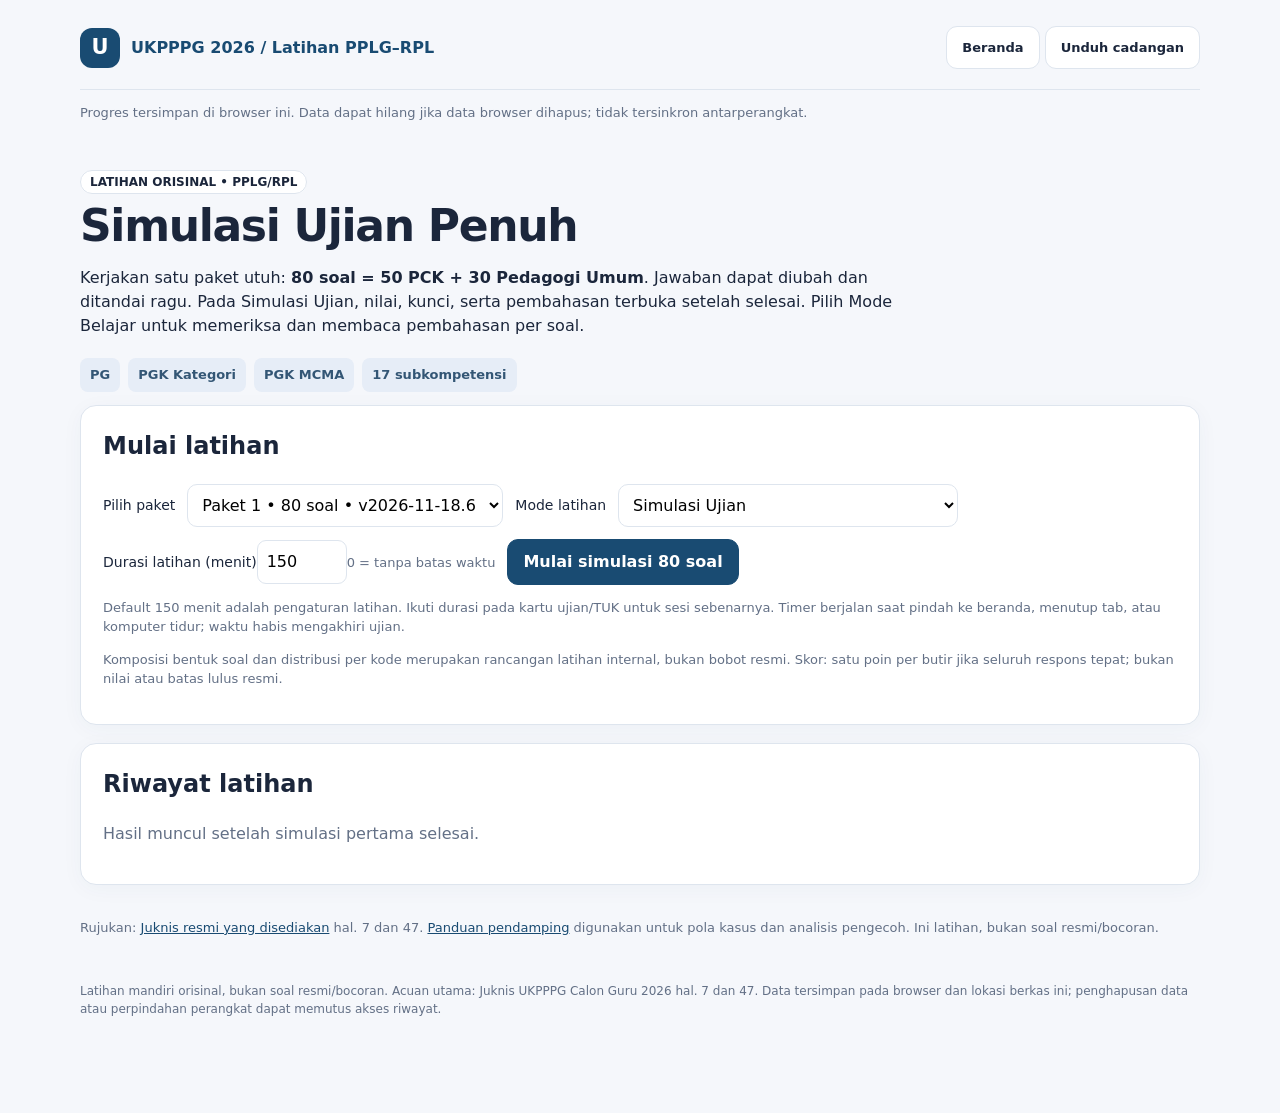
<file: index.html>
<!doctype html>
<html lang="id">
<head>
<meta charset="utf-8"><meta name="viewport" content="width=device-width, initial-scale=1"><meta name="color-scheme" content="light">
<title>Drill UTBK UKPPPG 2026 — PPLG/RPL</title>
<link rel="stylesheet" href="assets/style.css">
<script src="data/bank.bundle.js" defer></script>
<script src="assets/core.js" defer></script>
<script src="assets/app.js" defer></script>
</head>
<body><div class="shell">
<header class="top"><div class="brand"><span class="logo" aria-hidden="true">U</span><span>UKPPPG 2026 / Latihan PPLG–RPL</span></div><div><button type="button" class="btn small" data-action="home">Beranda</button> <button type="button" class="btn small" data-action="export">Unduh cadangan</button></div></header>
<p id="storage-status" role="status"></p><main id="app"><p>Memuat bank latihan lokal…</p></main>
<noscript>Aktifkan JavaScript untuk menjalankan simulasi offline ini.</noscript>
<footer class="darkfooter">Latihan mandiri orisinal, bukan soal resmi/bocoran. Acuan utama: Juknis UKPPPG Calon Guru 2026 hal. 7 dan 47. Data tersimpan pada browser dan lokasi berkas ini; penghapusan data atau perpindahan perangkat dapat memutus akses riwayat.</footer>
</div></body></html>
</file>
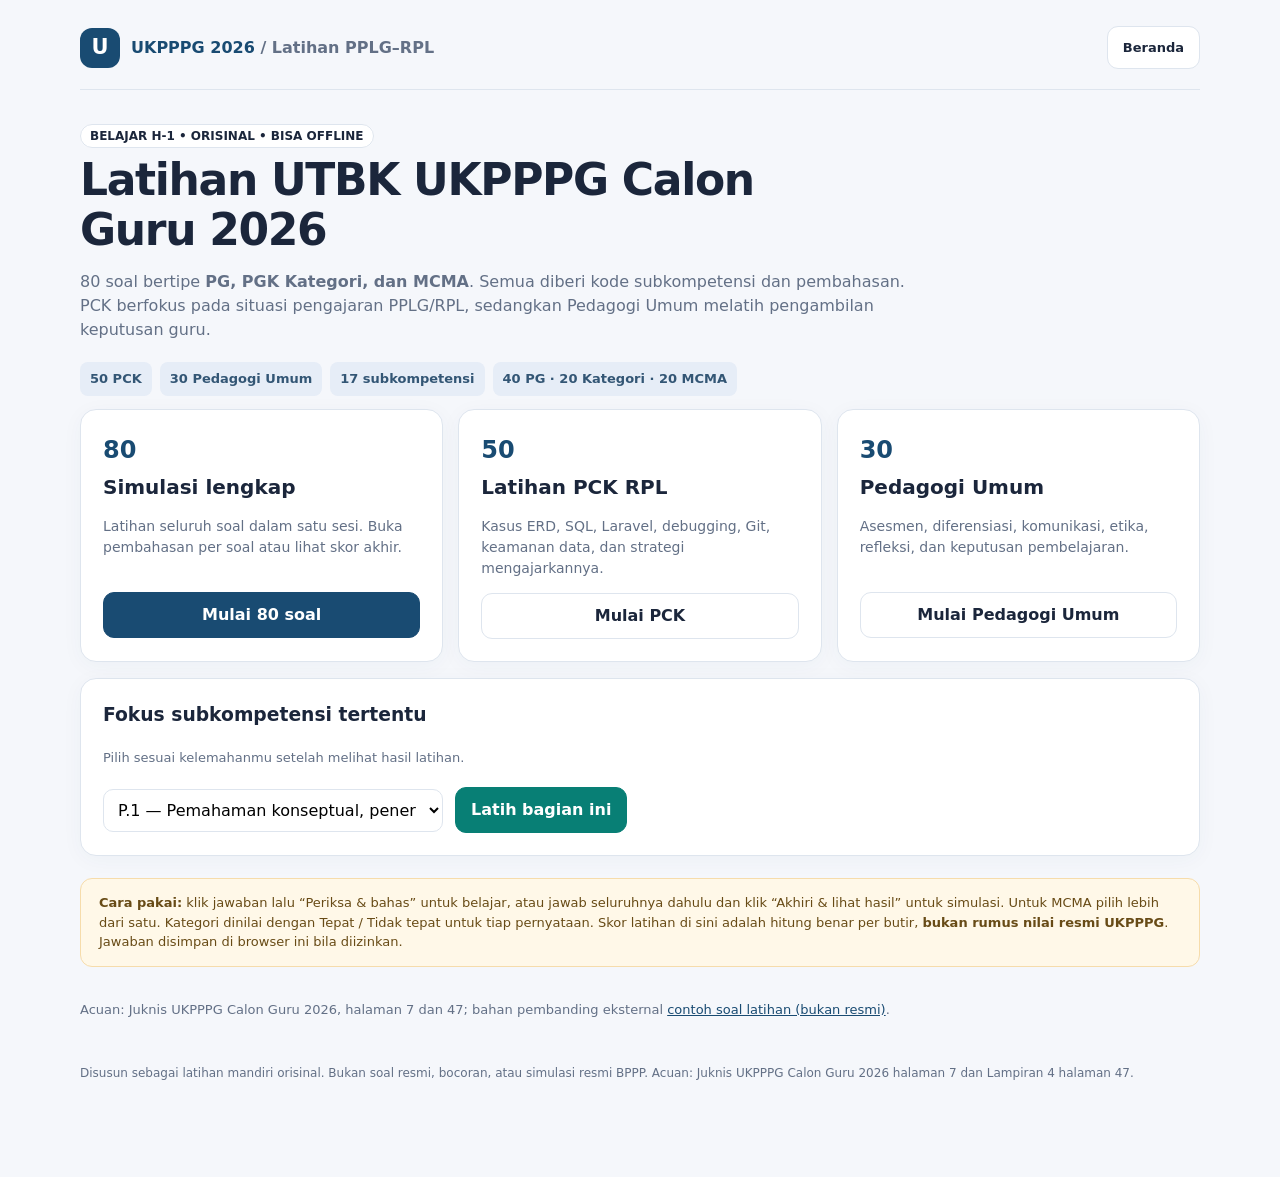
<file: references/archive/index-prototipe.html>
<!doctype html>
<html lang="id"><head><meta charset="utf-8"><meta name="viewport" content="width=device-width, initial-scale=1"><meta name="color-scheme" content="light"><title>Latihan UTBK UKPPPG 2026 • PPLG/RPL</title>
<style>
:root{--bg:#f5f7fb;--ink:#1b263b;--muted:#637086;--panel:#fff;--line:#dee5ee;--navy:#194b72;--teal:#087f75;--teall:#e7f7f4;--accent:#f8c56d;--danger:#b33e42;--dangerl:#fff0f0;--green:#1c7955;--greenl:#edfaf2;--r:16px}
*{box-sizing:border-box}html{scroll-behavior:smooth}body{background:var(--bg);color:var(--ink);margin:0;font-family:system-ui,-apple-system,Segoe UI,Arial,sans-serif;line-height:1.5}button,input,select{font:inherit}button{cursor:pointer}button:focus-visible,input:focus-visible,select:focus-visible{outline:3px solid #e4aa4b;outline-offset:2px}a{color:var(--navy)}.shell{max-width:1160px;margin:0 auto;padding:22px 20px 70px}.top{display:flex;align-items:center;justify-content:space-between;gap:15px;padding:4px 0 20px;border-bottom:1px solid var(--line)}.brand{display:flex;gap:11px;align-items:center;font-weight:800;color:var(--navy)}.logo{display:grid;place-items:center;background:var(--navy);color:#fff;width:40px;height:40px;border-radius:12px;font-size:21px}.small{font-size:13px}.muted{color:var(--muted)}.pill{padding:4px 9px;border:1px solid var(--line);border-radius:999px;font-size:12px;font-weight:700;background:#fff}.hero{padding:33px 0 13px}.hero h1{font-size:clamp(27px,4vw,44px);line-height:1.13;letter-spacing:-.03em;max-width:780px;margin:8px 0 14px}.hero p{max-width:840px;font-size:16px}.chips{display:flex;flex-wrap:wrap;gap:8px;margin-top:20px}.chip{background:#e6edf7;border-radius:8px;padding:7px 10px;font-size:13px;font-weight:700;color:#335675}.grid{display:grid;grid-template-columns:repeat(3,1fr);gap:15px}.panel{background:var(--panel);border:1px solid var(--line);border-radius:var(--r);padding:22px;box-shadow:0 4px 21px #25415a0a}.mode h3{margin:4px 0 9px;font-size:20px}.mode p{font-size:14px;color:var(--muted);min-height:62px}.mode .num{font-size:24px;color:var(--navy);font-weight:800}.btn{padding:10px 15px;border-radius:11px;border:1px solid var(--line);background:#fff;color:var(--ink);font-weight:750;min-height:43px}.btn:hover{border-color:var(--navy)}.btn.primary{background:var(--navy);color:white;border-color:var(--navy)}.btn.teal{background:var(--teal);color:white;border-color:var(--teal)}.btn.danger{border-color:#f1bfc0;color:var(--danger)}.btn:disabled{cursor:not-allowed;opacity:.55}.btn.wide{width:100%}.controls{display:flex;gap:12px;align-items:center;flex-wrap:wrap;margin-top:20px}.controls label{font-size:14px}.controls select{background:white;padding:10px;border-radius:10px;border:1px solid var(--line);max-width:340px}.hint{padding:14px 18px;background:#fff8e8;border:1px solid #f6dcab;border-radius:12px;color:#684b16;margin-top:22px;font-size:13px}.examhead{display:flex;gap:14px;justify-content:space-between;align-items:center;flex-wrap:wrap;margin:23px 0 16px}.progtrack{height:9px;background:#e5ebf1;border-radius:20px;overflow:hidden}.prog{height:100%;background:var(--teal);transition:width .2s}.layout{display:grid;grid-template-columns:minmax(0,1fr) 270px;gap:17px;align-items:start}.question{padding:26px}.qinfo{display:flex;gap:8px;flex-wrap:wrap;align-items:center}.qtitle{font-size:clamp(18px,2.2vw,23px);letter-spacing:-.01em;line-height:1.52;margin:18px 0}.choices{display:grid;gap:10px}.choice{display:flex;gap:12px;align-items:flex-start;border:1.5px solid var(--line);padding:13px;border-radius:12px;cursor:pointer;min-height:55px;background:white}.choice:hover{border-color:#9ab0cb;background:#fbfdff}.choice:has(input:checked){background:var(--teall);border-color:var(--teal)}.choice input{flex:none;width:18px;height:18px;accent-color:var(--teal);margin:3px 0 0}.letter{display:inline-grid;place-items:center;flex:none;width:25px;height:25px;border-radius:7px;background:#edf1f7;font-weight:800;color:var(--navy)}.choice p{margin:0;white-space:pre-wrap}.statements{display:grid;gap:13px}.stmt{border:1px solid var(--line);border-radius:12px;padding:15px}.stmt p{margin:0 0 11px}.radioopts{display:flex;gap:8px;flex-wrap:wrap}.radioopts label{display:flex;align-items:center;gap:6px;background:#f6f8fa;border:1px solid var(--line);border-radius:9px;padding:8px 12px;cursor:pointer}.radioopts label:has(input:checked){background:var(--teall);border-color:var(--teal)}input[type=radio],input[type=checkbox]{accent-color:var(--teal)}.bar{display:flex;flex-wrap:wrap;gap:10px;justify-content:space-between;align-items:center;margin-top:22px;border-top:1px solid var(--line);padding-top:18px}.bar .left,.bar .right{display:flex;gap:8px;flex-wrap:wrap}.review{margin-top:17px;padding:18px;border-radius:12px;border:1px solid #b7d8c7;background:var(--greenl)}.review.bad{background:var(--dangerl);border-color:#edcbcb}.review strong{display:block;margin-bottom:8px}.review p{margin:5px 0}.navtitle{display:flex;justify-content:space-between;align-items:center;gap:10px;margin-bottom:12px}.numbers{display:grid;grid-template-columns:repeat(5,1fr);gap:6px}.numbers button{height:38px;background:white;border:1px solid var(--line);border-radius:8px;font-weight:700}.numbers button.answered{background:var(--teall);border-color:var(--teal)}.numbers button.current{background:var(--navy);color:white;border-color:var(--navy)}.numbers button.flagged{box-shadow:inset 0 -4px 0 #f4ae35}.numbers button.wrong{background:#fde7e7;border-color:#d57c7c}.numbers button.good{background:#e2f7e9;border-color:#6caa7b}.score{font-size:44px;font-weight:850;letter-spacing:-.035em;color:var(--navy)}.result-grid{display:grid;grid-template-columns:repeat(3,1fr);gap:14px}.stat{background:#f5f9fd;border:1px solid var(--line);border-radius:12px;padding:13px}.stat strong{font-size:24px}.tb{width:100%;border-collapse:collapse;margin-top:12px;font-size:14px}.tb td,.tb th{padding:8px;border-bottom:1px solid var(--line);text-align:left}.tb th:last-child,.tb td:last-child{text-align:right}.resource{font-size:13px;padding:20px 0;color:var(--muted)}.resource a{overflow-wrap:anywhere}.endsection{display:flex;flex-wrap:wrap;gap:10px;margin-top:18px}.empty{padding:30px;text-align:center}.sticky{position:sticky;top:14px}.darkfooter{font-size:12px;margin:25px 0;color:var(--muted)}
@media(max-width:820px){.grid{grid-template-columns:1fr}.layout{grid-template-columns:1fr}.sticky{position:static}.panel{padding:16px}.question{padding:18px}.mode p{min-height:0}.numbers{grid-template-columns:repeat(10,1fr)}.result-grid{grid-template-columns:1fr 1fr}.shell{padding:15px 12px 48px}}
@media(max-width:470px){.numbers{grid-template-columns:repeat(8,1fr)}.bar{align-items:stretch}.bar .left,.bar .right{width:100%}.bar .btn{flex:1}.result-grid{grid-template-columns:1fr}.brand span:last-child{font-size:14px}}
</style></head><body><div class="shell"><header class="top"><div class="brand"><span class="logo">U</span><span>UKPPPG 2026 <span class="muted">/ Latihan PPLG–RPL</span></span></div><button class="btn small" onclick="goHome()">Beranda</button></header><main id="app"></main><footer class="darkfooter">Disusun sebagai latihan mandiri orisinal. Bukan soal resmi, bocoran, atau simulasi resmi BPPP. Acuan: Juknis UKPPPG Calon Guru 2026 halaman 7 dan Lampiran 4 halaman 47.</footer></div>
<script>
'use strict';
const BANK=[{"id":1,"code":"P.1","type":"PG","stem":"Dalam rancangan ERD perpustakaan kelas, beberapa murid menjadikan nama siswa sebagai primary key karena setiap murid punya nama. Guru menemukan dua murid bernama Nisa. Tindakan pembelajaran yang paling tepat adalah ...","options":["Memberi definisi primary key untuk dicatat lalu meminta murid lanjut menggambar.","Memperlihatkan dua rekaman bernama Nisa, mengajak murid menguji identitas unik, lalu merevisi rancangan dengan ID siswa.","Langsung mengganti semua nama menjadi nomor urut tanpa diskusi.","Menghapus salah satu rekaman Nisa agar tidak ada duplikasi."],"key":"B","why":"Pertentangan data nyata mengungkap miskonsepsi: nama tidak menjamin keunikan, sedangkan ID siswa dapat menjadi PK. Guru membantu murid menemukan alasan sebelum memperbaiki ERD.","section":"PCK"},{"id":2,"code":"P.1","type":"MCMA","stem":"Kelompok merancang basis data peminjaman alat lab. Guru ingin menghubungkan konsep relasi satu-ke-banyak dengan implementasi SQL. Aktivitas mana yang paling mendukung? Pilih semua jawaban yang tepat.","options":["Meminta murid menyalin definisi foreign key berulang kali.","Membuat contoh satu siswa yang memiliki beberapa peminjaman.","Mengabaikan tabel referensi agar latihan lebih singkat.","Menempatkan id_siswa pada tabel peminjaman dan menguji data yang terhubung.","Meminta murid menjelaskan dampak jika id_siswa pada peminjaman tidak merujuk siswa yang ada."],"key":["B","D","E"],"why":"B, D, E menghubungkan kardinalitas, implementasi FK, dan integritas referensial. Menyalin definisi atau menghilangkan referensi tidak memfasilitasi pemahaman.","section":"PCK"},{"id":3,"code":"P.1","type":"PG","stem":"Murid membuat formulir Laravel yang bisa dikirim walaupun kolom email kosong. Mereka menyimpulkan atribut required di HTML saja pasti cukup menjaga validitas data. Cara paling tepat meluruskan konsep adalah ...","options":["Menyuruh murid menghafal semua aturan validasi Laravel.","Mengganti framework agar validasi otomatis sempurna.","Mendemonstrasikan pengiriman request yang melewati validasi browser, lalu membimbing penerapan validasi sisi server.","Menganggap hasilnya benar selama tampilan formulir rapi."],"key":"C","why":"Validasi browser membantu pengalaman pengguna, tetapi pemeriksaan data tetap diperlukan di server. Demonstrasi request memperlihatkan alasan teknisnya.","section":"PCK"},{"id":4,"code":"P.1","type":"Kategori","stem":"Guru memakai dua tabel kecil, siswa dan peminjaman, untuk membangun pemahaman JOIN. Nilai tiap tindakan sebagai Tepat atau Tidak tepat.","options":["Murid memprediksi hasil JOIN sebelum menjalankan query, lalu membandingkan prediksi dengan keluaran.","Guru langsung memberikan query jadi tanpa membahas relasi tabel.","Murid menjelaskan mengapa baris tertentu muncul atau tidak muncul dalam hasil INNER JOIN."],"key":["T","F","T"],"why":"Prediksi, uji, dan penjelasan hasil membangun model mental. Query yang hanya disalin dapat menghasilkan keluaran tanpa pemahaman relasi.","section":"PCK"},{"id":5,"code":"P.1","type":"PG","stem":"Saat mengenalkan objek dalam pemrograman berorientasi objek, murid menyamakan class dan object. Representasi awal mana yang paling membantu?","options":["Membandingkan class dengan rancangan atribut/perilaku dan object dengan dua instans nyata berbeda.","Meminta murid langsung membuat aplikasi kompleks tanpa contoh.","Mengatakan class dan object identik agar mudah diingat.","Menunda pembahasan hingga ujian akhir."],"key":"A","why":"Contoh dua objek dari satu class membedakan cetak biru dan instans sambil mempertahankan keterkaitan konsep dengan kode.","section":"PCK"},{"id":6,"code":"P.1","type":"MCMA","stem":"Kelompok belajar kolaborasi Git pada proyek website kelas. Bukti pemahaman alur kerja yang layak diminta guru adalah ... Pilih semua yang tepat.","options":["Mengumpulkan satu file ZIP terakhir tanpa riwayat perubahan.","Memperlihatkan commit dengan pesan yang menjelaskan perubahan.","Menjelaskan kapan sebuah branch perlu digabung dan bagaimana menangani konflik.","Memastikan semua murid memakai satu akun agar mudah.","Menjelaskan perubahan lewat perbandingan diff pada dua versi kode."],"key":["B","C","E"],"why":"Commit, branch/merge, dan diff merupakan bukti proses version control; satu file ZIP atau satu akun bersama menghilangkan jejak kontribusi.","section":"PCK"},{"id":7,"code":"P.1","type":"PG","stem":"Pada kasus transaksi koperasi sekolah, setiap transaksi bisa berisi banyak jenis barang. Murid membuat satu kolom barang1, barang2, barang3 pada tabel transaksi. Pertanyaan pemantik terbaik adalah ...","options":["“Kenapa kalian tidak memilih nama kolom lebih pendek?”","“Siapa yang paling cepat bisa menghafal SQL?”","“Bagaimana jika satu transaksi memuat enam barang dan jumlah tiap barang berbeda?” lalu mengarahkan ke tabel detail_transaksi.","“Maukah kalian menghapus transaksi yang berisi banyak barang?”"],"key":"C","why":"Kasus enam barang menonjolkan keterbatasan kolom berulang dan kebutuhan tabel detail yang terhubung dengan transaksi serta barang.","section":"PCK"},{"id":8,"code":"P.1","type":"Kategori","stem":"Guru mengajar perulangan dengan tabel pelacakan nilai variabel. Nilai tindakan sebagai Tepat atau Tidak tepat.","options":["Mengajak murid menelusuri nilai variabel pada setiap iterasi sebelum menjalankan program.","Menilai jawaban benar dari keluaran akhir saja tanpa memeriksa alasan murid.","Membandingkan pelacakan manual dengan keluaran program lalu membahas selisihnya."],"key":["T","F","T"],"why":"Trace table membantu menjelaskan keadaan program, bukan hanya hasil akhir. Membandingkan hasil merupakan kesempatan refleksi.","section":"PCK"},{"id":9,"code":"P.2","type":"PG","stem":"Asesmen awal menunjukkan sebagian murid sudah lancar SELECT-WHERE, sebagian belum mengenal kondisi WHERE. Strategi paling responsif adalah ...","options":["Memberikan tugas identik dengan target waktu sama untuk semuanya.","Membagi dukungan dan tingkat tantangan secara fleksibel sesuai bukti awal, dengan tujuan belajar inti yang sama.","Memindahkan murid yang belum lancar ke luar kelas.","Hanya menunjuk murid paling cepat untuk menjawab."],"key":"B","why":"Diferensiasi menyesuaikan jalan menuju tujuan yang sama berdasarkan kebutuhan nyata; bukan pelabelan kelompok tetap.","section":"PCK"},{"id":10,"code":"P.2","type":"Kategori","stem":"Di laboratorium, empat murid belum mendapat komputer. Nilai keputusan guru sebagai Tepat atau Tidak tepat.","options":["Menyusun giliran operator, penguji, dan pencatat sehingga semua berperan dan berganti peran.","Memberikan penilaian keterampilan komputer hanya kepada murid yang kebagian perangkat.","Menyiapkan tugas prediksi query atau rancangan ERD saat menunggu giliran praktik."],"key":["T","F","T"],"why":"Rotasi dan tugas tanpa perangkat menjaga partisipasi serta kesempatan menunjukkan capaian. Penilaian harus adil terhadap akses.","section":"PCK"},{"id":11,"code":"P.2","type":"MCMA","stem":"Salah satu murid memiliki kendala penglihatan dan kesulitan membaca tangkapan layar kode yang kecil. Penyesuaian apa yang tepat? Pilih semua.","options":["Menyediakan teks kode yang dapat diperbesar atau dibaca pembaca layar.","Mengurangi target menjadi hanya menonton teman tanpa kontribusi.","Memastikan kontras dan keterbacaan bahan praktik.","Mengizinkan alternatif cara menjelaskan logika program selama mengukur tujuan yang sama.","Mengecualikan murid dari asesmen agar tidak kesulitan."],"key":["A","C","D"],"why":"Penyesuaian akses dan cara respons dapat menjaga target kompetensi. Menghapus kesempatan praktik atau asesmen bukan pilihan inklusif.","section":"PCK"},{"id":12,"code":"P.2","type":"PG","stem":"Murid yang cepat selesai CRUD mulai tidak tertantang, sementara teman lain masih membuat tabel. Tindakan terbaik adalah ...","options":["Memberikan tantangan lanjutan validasi dan uji kasus batas, sambil menyediakan bantuan bertahap bagi yang masih kesulitan.","Menjadikan murid cepat selesai sebagai pengganti guru sepanjang jam.","Menghentikan kegiatan semua murid sampai seluruh kelas sama cepat.","Memberi tugas menyalin ulang kode tanpa tujuan baru."],"key":"A","why":"Tantangan pengayaan dan scaffolding disesuaikan kesiapan. Tutor sebaya boleh membantu, tetapi tidak menggantikan tanggung jawab guru.","section":"PCK"},{"id":13,"code":"P.2","type":"PG","stem":"Dalam diskusi ERD ada murid yang sulit mengikuti penjelasan lisan di ruang bising. Respons guru yang paling tepat adalah ...","options":["Menganggap murid tidak fokus dan menegur di depan kelas.","Menambah volume bicara saja tanpa melihat hambatan.","Memberikan instruksi tertulis/visual, memastikan posisi dan akses komunikasi, serta mengecek pemahaman secara pribadi.","Membebaskan murid dari tujuan pembelajaran."],"key":"C","why":"Akses multimodal dan pengecekan pemahaman membuat murid dapat ikut tanpa distigma.","section":"PCK"},{"id":14,"code":"P.3","type":"PG","stem":"Saat latihan debugging banyak murid malu karena error. Guru ingin kelas aman untuk mencoba. Respons terbaik adalah ...","options":["Mengumumkan siapa paling banyak error.","Menunjukkan contoh error dari kode sederhana, menormalisasi revisi, dan meminta murid menjelaskan langkah diagnosis.","Menghapus latihan debugging dari kegiatan.","Menghitung semua error sebagai pelanggaran tata tertib."],"key":"B","why":"Menormalisasi kesalahan sebagai bukti proses belajar dan mengajarkan strategi diagnosis mendukung keberanian bereksperimen.","section":"PCK"},{"id":15,"code":"P.3","type":"Kategori","stem":"Guru menyiapkan proyek pencatatan peminjaman kelas. Nilai praktik berikut sebagai Tepat atau Tidak tepat.","options":["Membuka pembelajaran dengan masalah yang dekat dengan kebutuhan murid dan menjelaskan alasan mempelajarinya.","Mewajibkan setiap kelompok menghias slide tanpa menguji fungsi database.","Mengakhiri proyek dengan refleksi keputusan desain, kendala, dan perbaikan."],"key":["T","F","T"],"why":"Pembelajaran bermakna menghubungkan tujuan, pengalaman, dan refleksi; hiasan bukan bukti capaian teknis.","section":"PCK"},{"id":16,"code":"P.3","type":"MCMA","stem":"Guru ingin suasana diskusi kode menyenangkan tetapi tetap menantang. Pilih praktik yang tepat.","options":["Mengizinkan kelompok menjelaskan alternatif solusi tanpa diejek.","Menyebut kode murid tertentu “paling bodoh” sebagai humor.","Memberi kriteria keberhasilan yang jelas dan kesempatan memperbaiki produk.","Memuji proses pengujian dan argumentasi, bukan hanya jawaban tercepat.","Mewajibkan semua murid meniru satu cara tanpa berdiskusi."],"key":["A","C","D"],"why":"Keamanan psikologis, kesempatan revisi, dan penghargaan atas alasan membangun keterlibatan tanpa menurunkan standar.","section":"PCK"},{"id":17,"code":"P.3","type":"PG","stem":"Menjelang akhir sesi SQL, murid mulai kehilangan fokus. Pilihan yang tetap bermakna adalah ...","options":["Memberi ceramah baru selama 30 menit tanpa interaksi.","Menutup pelajaran lebih awal tanpa asesmen.","Meminta murid menyalin definisi JOIN sebanyak sepuluh kali.","Melakukan tantangan singkat: prediksi query, uji di DB, lalu simpulkan satu temuan dan satu pertanyaan."],"key":"D","why":"Aktivitas singkat yang mengaktifkan prediksi–uji–refleksi memulihkan keterlibatan sekaligus memeriksa pemahaman.","section":"PCK"},{"id":18,"code":"P.4","type":"PG","stem":"Murid menggunakan AI untuk membuat kode autentikasi dan menganggap hasilnya pasti aman. Guru sebaiknya ...","options":["Melarang pembicaraan tentang AI selamanya.","Meminta murid menguji dan menjelaskan kode, memeriksa pengelolaan sandi serta input, dan mendiskusikan keterbatasan keluaran AI.","Memberi nilai penuh karena aplikasi berhasil dijalankan.","Membagikan kredensial server sekolah ke AI untuk meminta perbaikan."],"key":"B","why":"Literasi AI mencakup verifikasi fungsi, keamanan, sumber data, dan tanggung jawab penggunaan.","section":"PCK"},{"id":19,"code":"P.4","type":"Kategori","stem":"Guru memakai platform daring untuk penugasan RPL. Nilai keputusan berikut sebagai Tepat atau Tidak tepat.","options":["Menyiapkan alternatif akses saat jaringan atau perangkat murid terbatas.","Mengunggah data identitas siswa asli ke layanan publik agar contoh terlihat realistis.","Memilih alat berdasarkan kontribusinya terhadap tujuan belajar, bukan popularitasnya."],"key":["T","F","T"],"why":"Penggunaan TIK perlu mempertimbangkan akses, privasi, dan kesesuaian tujuan, bukan semata fitur.","section":"PCK"},{"id":20,"code":"P.4","type":"MCMA","stem":"Saat internet lab tidak stabil, guru tetap ingin murid mempelajari hubungan tabel. Pilih alternatif yang tepat.","options":["Menggunakan kartu entitas dan atribut untuk memodelkan relasi secara luring.","Menunggu internet pulih tanpa aktivitas belajar apa pun.","Menyiapkan skrip SQL lokal atau dataset contoh yang bisa dijalankan tanpa internet.","Menggunakan kertas untuk memprediksi hasil JOIN, lalu menguji saat perangkat siap.","Menghapus tujuan belajar hari itu selamanya."],"key":["A","C","D"],"why":"Model fisik, SQL lokal, dan prediksi kertas tetap menargetkan konsep yang sama meski koneksi tidak tersedia.","section":"PCK"},{"id":21,"code":"P.4","type":"PG","stem":"Guru hendak memilih aplikasi gambar ERD daring. Murid mampu menggambar ERD di kertas. Prinsip pilihan paling tepat adalah ...","options":["Gunakan aplikasi apa pun asalkan paling ramai dipakai.","Teknologi wajib digunakan di setiap tahap meskipun waktu terbuang untuk registrasi.","Pilih alat apabila membantu menguji relasi, merevisi rancangan, atau kolaborasi; kertas tetap sah bila mencapai tujuan.","Hanya hasil digital yang boleh dinilai."],"key":"C","why":"Teknologi alat, bukan tujuan. Pilihan didasarkan pada nilai tambah pedagogis dan kondisi akses.","section":"PCK"},{"id":22,"code":"P.4","type":"PG","stem":"Sebuah generator kode AI menghasilkan query yang menampilkan informasi pribadi siswa tanpa pembatasan. Tugas belajar yang paling tepat adalah ...","options":["Membandingkan keluaran dengan kebutuhan dan prinsip akses data, lalu merancang query yang hanya menampilkan informasi yang diperlukan.","Menggunakan query itu apa adanya karena dapat dijalankan.","Mempublikasikan hasil query agar mudah dinilai.","Menghapus topik keamanan data dari silabus."],"key":"A","why":"Kritik terhadap keluaran otomatis menuntut pemahaman kebutuhan, minimisasi data, dan pengujian hasil.","section":"PCK"},{"id":23,"code":"P.5","type":"PG","stem":"Guru ingin memberi tugas rancangan basis data yang dekat dengan kehidupan murid. Masalah peminjaman alat olahraga sekolah tersedia dan datanya bisa disimulasikan. Kegiatan terbaik adalah ...","options":["Memilih kasus industri yang rumit walaupun murid belum memahami entitas.","Menyalin rancangan dari internet tanpa memahami kebutuhan.","Membiarkan murid menggambar tabel sesuka hati tanpa spesifikasi.","Mengobservasi kebutuhan peminjaman, menyusun entitas-relasi, dan menguji rancangan dengan contoh transaksi."],"key":"D","why":"Kebutuhan lokal yang konkret dapat menghubungkan konsep ERD, relasi, dan validasi rancangan.","section":"PCK"},{"id":24,"code":"P.5","type":"Kategori","stem":"Guru mengadaptasi studi kasus untuk SMK. Nilai keputusan berikut sebagai Tepat atau Tidak tepat.","options":["Memakai contoh proses koperasi setempat tanpa menganggap semua murid memiliki pengalaman yang sama.","Memilih konteks hanya karena tren walaupun tidak mendukung kompetensi yang dinilai.","Mengajak murid menyebutkan contoh alur data lain yang setara bila pengalaman awal berbeda."],"key":["T","F","T"],"why":"Konteks lokal membantu jika relevan dan membuka beragam pengalaman; guru tidak boleh berasumsi semua murid sama.","section":"PCK"},{"id":25,"code":"P.5","type":"MCMA","stem":"Pada kelas RPL dengan komputer terbatas, guru menerapkan proyek inventaris. Tindakan yang mempertahankan substansi belajar adalah ... Pilih semua.","options":["Membagi peran perancang ERD, penulis SQL, dan penguji dengan rotasi.","Menilai hanya keberhasilan mengetik tercepat.","Menyediakan contoh data kecil untuk menguji PK/FK.","Mengadakan presentasi alasan desain yang dapat diikuti anggota tanpa perangkat.","Membiarkan murid yang tak mendapat komputer tidak mengerjakan apa pun."],"key":["A","C","D"],"why":"Peran rotasi, data uji, dan pertanggungjawaban desain memberi kontribusi nyata bagi seluruh murid.","section":"PCK"},{"id":26,"code":"P.5","type":"PG","stem":"Kelompok hendak memakai data asli pelanggan usaha keluarga siswa untuk praktik. Respons paling tepat adalah ...","options":["Menggunakan semua nomor telepon asli agar realistis.","Membuat data simulasi/anonym dan mempertahankan struktur kebutuhan usaha, sambil menjelaskan perlindungan data pribadi.","Membagikan data ke seluruh sekolah.","Menghapus semua konteks usaha dari pembelajaran."],"key":"B","why":"Kasus lokal tetap dapat dipakai tanpa membuka data pribadi; tujuan pembelajaran terletak pada model dan logika data.","section":"PCK"},{"id":27,"code":"P.6","type":"PG","stem":"Sebelum mengajar PK dan FK, guru bertanya apakah dua orang boleh memiliki nama sama dan apakah dua peminjaman bisa dilakukan satu siswa. Fungsi utama pertanyaan itu ialah ...","options":["Asesmen diagnostik untuk memetakan gagasan awal tentang identitas dan relasi.","Penilaian akhir yang langsung menentukan nilai rapor.","Menguji hafalan seluruh sintaks SQL lanjutan.","Menentukan murid mana yang tidak boleh praktik."],"key":"A","why":"Pertanyaan sebelum pembelajaran memunculkan konsepsi awal dan membantu memilih dukungan belajar.","section":"PCK"},{"id":28,"code":"P.6","type":"MCMA","stem":"Murid menghasilkan query JOIN tetapi sebagian rekaman hilang. Bukti asesmen formatif apa yang membantu guru menemukan sumber masalah? Pilih semua.","options":["Meminta murid menjelaskan tabel mana yang menjadi asal setiap kolom.","Mencatat hanya waktu tercepat menjalankan query.","Meminta prediksi baris yang seharusnya muncul dan membandingkannya dengan hasil.","Memeriksa apakah kondisi JOIN dan data kunci cocok.","Memberikan nilai nol sebelum mengetahui alasan kesalahan."],"key":["A","C","D"],"why":"Penelusuran asal kolom, prediksi data, dan pemeriksaan kondisi JOIN menunjukkan miskonsepsi secara spesifik.","section":"PCK"},{"id":29,"code":"P.6","type":"Kategori","stem":"Guru membuat rubrik tugas ERD. Nilai pernyataan berikut sebagai Tepat atau Tidak tepat.","options":["Kriteria mencakup kecocokan entitas, PK, kardinalitas, dan alasan hubungan dengan kasus.","Penilaian hanya berdasarkan warna dan kerapian gambar, tanpa memeriksa kebenaran model.","Guru menjelaskan rubrik sebelum bekerja sehingga murid dapat menggunakannya untuk revisi."],"key":["T","F","T"],"why":"Rubrik selaras dengan tujuan belajar dan transparan sejak awal. Tampilan boleh dipertimbangkan, tetapi bukan inti kompetensi ERD.","section":"PCK"},{"id":30,"code":"P.6","type":"PG","stem":"Murid menggambar relasi siswa–peminjaman sebagai 1:1 padahal satu siswa dapat meminjam berkali-kali. Umpan balik yang paling berguna adalah ...","options":["“Salah semua, ulang dari awal.”","“Bagus, yang penting garisnya lurus.”","“Coba uji kasus satu siswa dengan tiga transaksi. Apakah rancanganmu masih menampung semuanya? Perbaiki kardinalitasnya.”","“Ikuti gambar kelompok lain tanpa bertanya.”"],"key":"C","why":"Umpan balik spesifik memicu pengujian model terhadap kasus sehingga siswa memahami alasan perbaikan.","section":"PCK"},{"id":31,"code":"P.6","type":"PG","stem":"Setelah kuis JOIN, 70% murid salah membedakan INNER dan LEFT JOIN. Langkah selanjutnya paling tepat adalah ...","options":["Melanjutkan bab baru karena rencana sudah ditulis.","Mengelompokkan tipe kesalahan, mengajar ulang dengan data kecil yang punya baris tanpa pasangan, lalu mengecek ulang pemahaman.","Menaikkan nilai agar semua terlihat berhasil.","Memberikan tugas menyalin sintaks tanpa analisis kesalahan."],"key":"B","why":"Hasil asesmen harus dipakai untuk mengubah pengajaran. Data tanpa pasangan memberi bukti konkret perbedaan jenis JOIN.","section":"PCK"},{"id":32,"code":"P.6","type":"MCMA","stem":"Untuk menilai kompetensi implementasi relasi basis data, bukti yang relevan adalah ... Pilih semua.","options":["Skrip pembuatan tabel lengkap dengan PK dan FK yang valid.","Screenshot editor kosong yang rapi.","Data uji yang membuktikan relasi dan penjelasan hasil query.","Uraian alasan memilih kardinalitas dari kebutuhan kasus.","Jumlah ikon pada halaman presentasi."],"key":["A","C","D"],"why":"Bukti autentik harus mencakup artefak teknis, uji perilaku, dan justifikasi rancangan.","section":"PCK"},{"id":33,"code":"P.6","type":"PG","stem":"Tujuan pembelajaran adalah “murid mampu menentukan primary key yang tepat dalam kasus pencatatan data”. Bentuk asesmen paling selaras adalah ...","options":["Menghafalkan sejarah SQL.","Menggambar ikon database.","Menyalin definisi entitas dari modul.","Memilih dan membenarkan PK pada dua kasus dengan nama/atribut yang berpotensi sama."],"key":"D","why":"Tugas memilih dan menjelaskan PK mengukur keputusan teknis sesuai tujuan, bukan hafalan lepas konteks.","section":"PCK"},{"id":34,"code":"P.6","type":"Kategori","stem":"Nilai tindakan umpan balik berikut sebagai Tepat atau Tidak tepat.","options":["Guru menyebut bagian query yang sudah benar dan memberi petunjuk pada kondisi yang perlu diperiksa.","Guru mempublikasikan peringkat murid paling banyak salah untuk mempermalukan mereka.","Guru meminta murid memperbaiki hasilnya lalu menjelaskan perubahan dan alasan revisi."],"key":["T","F","T"],"why":"Umpan balik harus spesifik, aman, dan dapat ditindaklanjuti; revisi menunjukkan belajar dari asesmen.","section":"PCK"},{"id":35,"code":"PF.1","type":"PG","stem":"Pembelajaran proyek aplikasi sekolah dianggap selesai jika website bisa dibuka. Agar tujuan pendidikan kejuruan tercapai lebih utuh, guru seharusnya juga ...","options":["Memastikan murid dapat menjelaskan keputusan, bekerja bertanggung jawab, mengevaluasi keamanan, dan menerima umpan balik pengguna.","Menilai estetika saja.","Membatasi murid pada meniru tampilan tanpa memahami kebutuhan.","Mengutamakan ranking kecepatan mengetik."],"key":"A","why":"Kompetensi SMK mengaitkan penguasaan teknis, penalaran, kerja sama, etika, dan kemampuan beradaptasi.","section":"PCK"},{"id":36,"code":"PF.1","type":"Kategori","stem":"Proyek pembuatan sistem kelas dilakukan dalam pembelajaran. Nilai pernyataan sebagai Tepat atau Tidak tepat.","options":["Mengajak murid membahas hak akses dan dampak aplikasi terhadap pengguna.","Menganggap keberhasilan teknis membenarkan pengumpulan data pribadi berlebihan.","Mengaitkan kemampuan pemrograman dengan penyelesaian masalah nyata dan tanggung jawab sosial."],"key":["T","F","T"],"why":"Tujuan pendidikan menuntut kompetensi dan karakter; etika digital tidak boleh dikorbankan demi fitur.","section":"PCK"},{"id":37,"code":"PF.2","type":"PG","stem":"Saat mengajar keamanan aplikasi, murid membangun query dengan menggabungkan input pengguna ke string SQL. Penjelasan dan perbaikan yang tepat adalah ...","options":["Mengajarkan penggunaan prepared statement/parameter binding dan menunjukkan mengapa input tidak boleh diperlakukan sebagai bagian sintaks SQL.","Memakai kata sandi yang sama untuk semua akun agar mudah.","Menganggap input hanya angka sehingga selalu aman.","Menyembunyikan error tanpa memperbaiki query."],"key":"A","why":"Parameter binding memisahkan data input dari struktur perintah SQL, sehingga efektif menjadi contoh konsep keamanan aplikasi.","section":"PCK"},{"id":38,"code":"PF.2","type":"MCMA","stem":"Murid mendesain tabel siswa dan peminjaman dengan relasi 1:N. Manakah rancangan/aktivitas teknis yang benar? Pilih semua.","options":["Kolom id_siswa dapat menjadi PK di tabel siswa.","Memakai nama_siswa sebagai satu-satunya pengenal karena pasti unik.","Kolom id_siswa di peminjaman dapat menjadi FK menuju siswa.","Menguji apakah sistem menolak peminjaman dengan id_siswa yang tidak ada jika constraint FK aktif.","Satu baris siswa harus digandakan untuk setiap peminjaman."],"key":["A","C","D"],"why":"PK unik di tabel siswa, FK di sisi banyak, dan pengujian integritas merepresentasikan relasi 1:N yang benar.","section":"PCK"},{"id":39,"code":"PF.2","type":"PG","stem":"Murid mengirim form Laravel dengan method POST, tetapi route hanya didaftarkan untuk GET. Strategi pembelajaran tepat adalah ...","options":["Meminta murid me-restart komputer berulang kali.","Mengganti seluruh proyek dengan HTML statis.","Menelusuri alur request dari form ke route dan controller, membandingkan method, lalu memperbaiki definisi route.","Menghapus semua validasi agar request diproses."],"key":"C","why":"Kesalahan method menjadi kesempatan memeriksa hubungan form, HTTP method, route, dan controller.","section":"PCK"},{"id":40,"code":"PF.2","type":"Kategori","stem":"Guru memakai contoh tabel siswa (S1, S2) dan peminjaman (hanya milik S1). Nilai pernyataan konsep SQL sebagai Tepat atau Tidak tepat.","options":["INNER JOIN pada kunci siswa hanya mengembalikan pasangan yang cocok dalam contoh ini.","LEFT JOIN dari tabel siswa ke peminjaman dapat tetap memunculkan S2 dengan kolom peminjaman bernilai NULL.","Setiap LEFT JOIN selalu memiliki jumlah baris tepat sama dengan tabel kiri meski ada beberapa pasangan."],"key":["T","T","F"],"why":"INNER JOIN memerlukan pasangan; LEFT JOIN mempertahankan baris kiri, tetapi bisa menghasilkan lebih banyak baris jika satu baris kiri memiliki banyak pasangan.","section":"PCK"},{"id":41,"code":"PF.2","type":"PG","stem":"Murid membuat kondisi “nilai >= 75” untuk menentukan tuntas. Saat nilai tepat 75, program menyatakan tuntas. Untuk menguji pemahaman kondisi batas, guru sebaiknya meminta ...","options":["Hanya menjalankan input 90 berulang kali.","Menguji nilai 74, 75, 76, lalu menjelaskan fungsi operator >= terhadap ketiga hasil.","Mengganti semua operator menjadi ==.","Menilai warna tombol terlebih dahulu."],"key":"B","why":"Kasus batas 74, 75, 76 secara langsung menampakkan efek operator perbandingan.","section":"PCK"},{"id":42,"code":"PF.2","type":"MCMA","stem":"Untuk membimbing praktik Git yang dapat dipertanggungjawabkan, guru mengutamakan ... Pilih semua.","options":["Commit perubahan kecil dengan pesan bermakna.","Menyimpan kata sandi ke repositori publik supaya semua bisa uji.","Menggunakan pull request/review perubahan untuk proyek kolaboratif.","Menangani konflik penggabungan dengan membaca perubahan yang bertentangan.","Menghapus riwayat agar kontribusi tidak terlihat."],"key":["A","C","D"],"why":"Praktik version control mencakup jejak perubahan, review, dan resolusi konflik. Kredensial tidak boleh dipublikasikan.","section":"PCK"},{"id":43,"code":"PF.3","type":"PG","stem":"Sebagian siswa memahami logika program tetapi kesulitan membaca instruksi teks panjang. Guru ingin mengukur logika seleksi kondisi. Penyesuaian terbaik adalah ...","options":["Memberi diagram alir sederhana dan contoh input-output, lalu meminta siswa menjelaskan atau mengimplementasikan logika yang sama.","Mengganti semua kompetensi menjadi hafalan istilah.","Menganggap kesulitan membaca berarti tidak mampu pemrograman.","Menilai kualitas tulisan tangan sebagai kompetensi inti."],"key":"A","why":"Representasi visual dan contoh mengurangi hambatan bahasa tanpa menghilangkan tuntutan logika seleksi.","section":"PCK"},{"id":44,"code":"PF.3","type":"MCMA","stem":"Guru menggunakan kasus katalog produk UMKM setempat untuk basis data kelas. Praktik yang tepat adalah ... Pilih semua.","options":["Menyusun dataset tiruan yang menjaga struktur produk-kategori-transaksi.","Mengharuskan semua murid memiliki pengalaman usaha keluarga.","Memberikan penjelasan istilah yang belum dikenal murid.","Membuka alternatif kasus sepadan bagi murid yang lebih memahami perpustakaan atau inventaris.","Memakai informasi kontak pelanggan asli tanpa izin."],"key":["A","C","D"],"why":"Kasus lokal relevan dengan dukungan bahasa, pilihan konteks setara, dan perlindungan privasi.","section":"PCK"},{"id":45,"code":"PF.3","type":"Kategori","stem":"Untuk menetapkan kesiapan kelas sebelum materi API, nilai tindakan berikut sebagai Tepat atau Tidak tepat.","options":["Memeriksa apakah murid sudah memahami request, response, dan format data sederhana.","Menganggap semua murid otomatis memahami API karena sering memakai aplikasi.","Menyiapkan contoh konkret JSON dan alur pertukaran data bagi yang membutuhkan."],"key":["T","F","T"],"why":"Membaca kebutuhan berdasarkan prasyarat nyata, bukan asumsi kebiasaan memakai teknologi.","section":"PCK"},{"id":46,"code":"PF.4","type":"PG","stem":"Sekolah perlu mengontekstualkan pembelajaran RPL dengan kebutuhan inventaris. Guru sedang menyusun alur tujuan pembelajaran. Pilihan terbaik adalah ...","options":["Mengganti seluruh capaian menjadi dekorasi website karena paling disukai murid.","Memilih aktivitas populer tanpa menghubungkan ke tujuan.","Menetapkan tujuan kompetensi terkait analisis kebutuhan, model data, dan pengujian; kasus inventaris menjadi konteks pencapaiannya.","Menyamakan semua murid tanpa mempertimbangkan pengetahuan awal."],"key":"C","why":"Adaptasi kurikulum tetap menurunkan tujuan dari capaian dan memilih konteks untuk mencapainya.","section":"PCK"},{"id":47,"code":"PF.4","type":"MCMA","stem":"Framework web berubah versi. Guru ingin materi tetap relevan secara kurikuler. Mana yang tepat? Pilih semua.","options":["Mempertahankan prinsip request-response, validasi, dan pengelolaan data sebagai konsep lintas-versi.","Mewajibkan murid menghafal seluruh sintaks versi lama tanpa memahami konsep.","Memperbarui contoh sesuai dokumentasi tepercaya sambil menguji kompatibilitas.","Membandingkan perubahan sintaks dengan prinsip yang tetap berlaku.","Menghapus semua pelajaran dasar karena framework akan selalu berubah."],"key":["A","C","D"],"why":"Kurikulum adaptif memperbarui contoh tanpa mengorbankan konsep fundamental serta tujuan kompetensi.","section":"PCK"},{"id":48,"code":"PF.4","type":"Kategori","stem":"Guru menyelaraskan tujuan, kegiatan, dan asesmen untuk materi ERD. Nilai berikut sebagai Tepat atau Tidak tepat.","options":["Jika tujuan menentukan kardinalitas, siswa diberi kasus untuk menjelaskan arah relasi dan jumlah keterlibatan entitas.","Jika tujuan merancang ERD, tes satu-satunya harus menanyakan warna simbol pada aplikasi gambar tertentu.","Rubrik menyebut indikator kebenaran entitas, hubungan, dan alasan model."],"key":["T","F","T"],"why":"Keselarasan capaian–aktivitas–asesmen lebih penting daripada fitur alat tertentu.","section":"PCK"},{"id":49,"code":"PF.5","type":"PG","stem":"Guru mencatat bahwa murid berulang kali salah menentukan foreign key walau sudah diberi penjelasan. Tindakan pengembangan praktik paling ilmiah adalah ...","options":["Menganggap murid malas dan mempertahankan pendekatan yang sama.","Mencoba intervensi contoh data berelasi, membandingkan bukti kerja sebelum-sesudah, lalu merefleksikan hasilnya.","Memilih intervensi baru hanya karena sedang viral.","Mengurangi target asesmen agar tampak berhasil."],"key":"B","why":"Perbaikan profesional bertumpu pada identifikasi masalah, tindakan beralasan, bukti hasil, dan refleksi.","section":"PCK"},{"id":50,"code":"PF.5","type":"MCMA","stem":"Setelah proyek website, guru mengembangkan praktik melalui komunitas guru RPL. Tindakan yang etis dan bermanfaat adalah ... Pilih semua.","options":["Membagikan contoh rubrik dan data hasil belajar yang telah dianonimkan untuk mendapat masukan.","Menyebarkan nilai beserta nomor telepon siswa kepada publik.","Menguji masukan rekan pada kelas dan mengamati dampaknya.","Mendokumentasikan keterbatasan uji coba agar tidak mengklaim pasti berhasil.","Mengklaim satu percobaan kecil membuktikan semua metode lain salah."],"key":["A","C","D"],"why":"Pengembangan praktik harus reflektif, terbuka pada bukti, dan melindungi identitas murid.","section":"PCK"},{"id":51,"code":"P.1","type":"PG","stem":"Guru IPS ingin siswa memahami perubahan lingkungan, menerapkan konsep pada lingkungan sekitar, lalu merefleksikan pilihan tindakannya. Rancangan terbaik adalah ...","options":["Ceramah definisi lalu tes hafalan semata.","Kuis cepat tanpa kegiatan lanjutan.","Mengamati masalah sekitar, menganalisis dengan konsep yang dipelajari, mengusulkan langkah, dan menulis refleksi.","Meminta menyalin isi buku tanpa diskusi."],"key":"C","why":"Rancangan ini menyatukan pemahaman konsep, penerapan kontekstual, dan refleksi bermakna sebagaimana P.1.","section":"PU"},{"id":52,"code":"P.1","type":"Kategori","stem":"Nilai langkah pembelajaran bermakna berikut sebagai Tepat atau Tidak tepat.","options":["Membuka ruang bagi siswa menjelaskan apa yang berubah dari pemahaman awalnya.","Membatasi keberhasilan pada selesai menyalin jawaban guru.","Menautkan kegiatan dengan tujuan yang jelas dan tantangan di kehidupan nyata."],"key":["T","F","T"],"why":"Refleksi dan transfer menunjukkan pemahaman; reproduksi jawaban saja belum cukup.","section":"PU"},{"id":53,"code":"P.1","type":"MCMA","stem":"Guru menemukan miskonsepsi pada konsep yang menjadi prasyarat pelajaran berikutnya. Strategi yang tepat adalah ... Pilih semua.","options":["Mengumpulkan jawaban awal untuk mengetahui penalaran siswa.","Memberi contoh pembanding yang menguji gagasan keliru.","Menolak pertanyaan karena mengganggu jadwal.","Meminta siswa membandingkan gagasan awal dan hasil setelah eksplorasi.","Memberi nilai akhir hanya dari kecepatan menjawab."],"key":["A","B","D"],"why":"Perubahan konsep dibantu diagnosis, bukti pembanding, dan refleksi pemahaman.","section":"PU"},{"id":54,"code":"P.2","type":"PG","stem":"Dalam satu kelas ada siswa dengan kemampuan membaca berbeda. Guru ingin semua memahami gagasan utama bacaan. Pilihan terbaik adalah ...","options":["Memakai satu bahan sulit tanpa dukungan karena adil artinya sama persis.","Menyediakan teks inti, penjelasan visual/audio yang relevan, dan pertanyaan tujuan sama dengan dukungan berbeda.","Mengeluarkan siswa yang lambat dari kegiatan.","Menggantikan tujuan memahami bacaan menjadi sekadar kehadiran."],"key":"B","why":"Kesetaraan tujuan dapat disertai variasi dukungan agar hambatan akses tidak menghalangi pencapaian.","section":"PU"},{"id":55,"code":"P.2","type":"Kategori","stem":"Kelas terdiri atas siswa dari beragam latar bahasa. Nilai tindakan berikut sebagai Tepat atau Tidak tepat.","options":["Guru memastikan istilah penting dipahami melalui contoh tanpa merendahkan bahasa rumah siswa.","Guru menganggap aksen berbeda sebagai tanda kemampuan berpikir rendah.","Guru memberi kesempatan murid mengungkapkan ide secara bertahap dengan dukungan bahasa."],"key":["T","F","T"],"why":"Pembelajaran responsif menghargai identitas bahasa sekaligus menjaga target akademik.","section":"PU"},{"id":56,"code":"P.2","type":"MCMA","stem":"Guru mengatur kerja kelompok dengan siswa yang berbeda kesiapan dan kebutuhan. Pilih keputusan yang tepat.","options":["Membagikan peran jelas dan kesempatan rotasi peran.","Menyerahkan semua pekerjaan ke satu siswa yang dianggap pintar.","Mengecek secara berkala siapa yang belum mendapat kesempatan bicara.","Menyediakan kriteria tugas dan bantuan berjenjang.","Memberi label permanen kelompok pintar dan lemah."],"key":["A","C","D"],"why":"Peran, pemantauan partisipasi, dan scaffolding mendukung keterlibatan seluruh siswa.","section":"PU"},{"id":57,"code":"P.2","type":"PG","stem":"Siswa pindahan belum mengenal istilah teknis yang telah dipelajari kelas. Langkah awal paling tepat adalah ...","options":["Menganggap ia tertinggal permanen.","Memberi ujian dengan skor nol lalu mengumumkannya.","Mewajibkan menghafal semua istilah dalam satu malam.","Memeriksa prasyarat, memberi glosarium/contoh ringkas, dan memasangkan dukungan belajar tanpa mengurangi tujuan."],"key":"D","why":"Dukungan spesifik berdasarkan prasyarat lebih efektif daripada stigma atau tuntutan tanpa bantuan.","section":"PU"},{"id":58,"code":"P.3","type":"PG","stem":"Seorang siswa memberi jawaban salah dan beberapa teman tertawa. Guru sebaiknya ...","options":["Mengajak kelas menghargai proses mencoba, menanyakan alasan jawaban, dan menuntun peninjauan bukti tanpa mempermalukan.","Membiarkan ejekan demi kebebasan berekspresi.","Langsung menghapus nilai siswa yang salah.","Membuat daftar siswa yang tidak boleh menjawab lagi."],"key":"A","why":"Keamanan psikologis dan pembahasan alasan menciptakan ruang belajar yang berkesadaran dan menggembirakan.","section":"PU"},{"id":59,"code":"P.3","type":"Kategori","stem":"Nilai gagasan tentang pembelajaran berkesadaran, bermakna, dan menggembirakan berikut sebagai Tepat atau Tidak tepat.","options":["Siswa memahami tujuan belajar dan diberi ruang merefleksikan prosesnya.","Pembelajaran menggembirakan selalu berarti tanpa tantangan akademik.","Aktivitas boleh menantang apabila ada dukungan, relevansi, dan suasana aman."],"key":["T","F","T"],"why":"Kegembiraan belajar bukan hiburan semata; fokus, relevansi, tantangan yang terdukung, dan rasa aman bisa berjalan bersama.","section":"PU"},{"id":60,"code":"P.4","type":"PG","stem":"Guru ingin siswa memakai AI untuk membuat rangkuman materi. Risiko utamanya ialah jawaban AI bisa keliru dan data siswa dapat terbuka. Langkah tepat adalah ...","options":["Mewajibkan semua siswa mengunggah informasi keluarga.","Mengevaluasi keluaran dengan sumber tepercaya, melarang pengiriman data pribadi, dan meminta siswa menjelaskan hasil dengan bahasa sendiri.","Melarang semua diskusi literasi digital.","Menganggap keluaran AI otomatis bersumber resmi."],"key":"B","why":"Literasi digital meliputi verifikasi dan privasi, bukan hanya kemampuan menjalankan alat.","section":"PU"},{"id":61,"code":"P.4","type":"MCMA","stem":"Guru memilih media pembelajaran digital untuk kelas dengan akses beragam. Pertimbangan yang tepat adalah ... Pilih semua.","options":["Tersedia versi berukuran ringan atau alternatif luring.","Tampilan dan petunjuk mudah diakses dengan kebutuhan murid yang beragam.","Selalu mewajibkan gawai spesifikasi tinggi walau banyak murid tidak memiliki.","Data murid yang diperlukan dibatasi sesuai tujuan.","Memilih media hanya karena sedang populer."],"key":["A","B","D"],"why":"Akses, inklusi, dan keamanan data menjadi dasar pemilihan TIK yang kritis.","section":"PU"},{"id":62,"code":"P.5","type":"PG","stem":"Guru akan mengajar perbandingan dengan contoh kehidupan sekitar. Sebagian siswa belum familiar dengan konteks pasar tradisional. Pilihan terbaik adalah ...","options":["Memakai hanya satu contoh dan menyalahkan yang tidak paham.","Menghindari konteks nyata sama sekali.","Menyediakan beberapa konteks setara yang familier dan mengajak siswa menghubungkan ke konsep yang sama.","Menilai latar budaya sebagai faktor kemampuan permanen."],"key":"C","why":"Konteks beragam membantu transfer konsep tanpa mengasumsikan pengalaman semua siswa identik.","section":"PU"},{"id":63,"code":"P.5","type":"Kategori","stem":"Nilai pilihan sumber belajar berikut sebagai Tepat atau Tidak tepat.","options":["Sumber lokal dipilih karena membantu mencapai tujuan dan dapat diakses murid.","Contoh lokal harus selalu dipakai meskipun menimbulkan stereotip kelompok tertentu.","Guru memeriksa kesesuaian isi sumber dengan tingkat kesiapan murid."],"key":["T","F","T"],"why":"Kontekstual bukan otomatis baik; guru perlu menjaga relevansi, akurasi, dan penghargaan pada keragaman.","section":"PU"},{"id":64,"code":"P.6","type":"PG","stem":"Di awal topik pecahan, guru memberi dua soal singkat untuk melihat apakah siswa memahami bagian dari keseluruhan. Informasi ini paling tepat dipakai untuk ...","options":["Menentukan dukungan, contoh, dan kelompok fleksibel sebelum pembelajaran inti.","Menghukum murid yang jawabannya salah.","Menetapkan nilai rapor tanpa pembelajaran.","Mengabaikan hasil karena baru asesmen awal."],"key":"A","why":"Asesmen awal dipakai untuk mengidentifikasi kebutuhan belajar, bukan memberi label atau hukuman.","section":"PU"},{"id":65,"code":"P.6","type":"MCMA","stem":"Setelah exit ticket, guru mengetahui separuh kelas masih bingung menentukan alasan jawaban. Langkah tepat adalah ... Pilih semua.","options":["Mengelompokkan jawaban untuk mengidentifikasi pola kesalahan.","Memberi penjelasan/model tambahan yang menanggapi pola tersebut.","Mengajak siswa mengerjakan soal cek singkat untuk memastikan perbaikan.","Mengabaikan hasil karena materi sudah selesai diajarkan.","Mempermalukan siswa yang jawabannya belum tepat."],"key":["A","B","C"],"why":"Asesmen formatif bermakna jika hasilnya ditafsirkan dan digunakan untuk memperbaiki proses serta mengecek dampaknya.","section":"PU"},{"id":66,"code":"P.6","type":"Kategori","stem":"Nilai contoh umpan balik berikut sebagai Tepat atau Tidak tepat.","options":["“Alasanmu sudah menyebut dua bukti; cek lagi apakah bukti ketiga mendukung simpulanmu.”","“Kamu memang tidak berbakat; jangan mencoba soal ini lagi.”","“Bandingkan jawabanmu dengan rubrik, revisi satu bagian, lalu jelaskan mengapa diubah.”"],"key":["T","F","T"],"why":"Umpan balik yang baik spesifik, menjaga martabat, dan menyebut langkah perbaikan yang dapat dilakukan.","section":"PU"},{"id":67,"code":"P.6","type":"PG","stem":"Hasil penilaian akhir memperlihatkan banyak siswa belum mencapai satu indikator. Tindakan guru berikutnya yang paling bertanggung jawab adalah ...","options":["Menganggap tugas selesai karena nilai sudah terbit.","Membuat semua soal berikutnya lebih mudah tanpa pembelajaran.","Menyembunyikan hasil dari siswa.","Menganalisis indikator yang lemah, merancang tindak lanjut sesuai kebutuhan, serta mengomunikasikan kesempatan perbaikan."],"key":"D","why":"Hasil asesmen digunakan untuk keputusan pembelajaran dan tindak lanjut, bukan sekadar angka akhir.","section":"PU"},{"id":68,"code":"K.1","type":"PG","stem":"Seorang murid menceritakan sedang mengalami masalah keluarga dan meminta tidak diumumkan. Respons guru yang paling etis adalah ...","options":["Menjadikan cerita sebagai contoh di depan kelas dengan nama lengkap.","Mendengarkan secara empatik, menjaga kerahasiaan sesuai kewajiban perlindungan murid, dan merujuk ke pihak yang berwenang bila ada risiko keselamatan.","Menyebarkannya di grup guru tanpa pertimbangan.","Mengabaikan seluruh informasi meski ada tanda bahaya."],"key":"B","why":"Etika menuntut empati dan privasi; jika terdapat risiko keselamatan, guru mengikuti prosedur perlindungan dan rujukan yang tepat.","section":"PU"},{"id":69,"code":"K.1","type":"Kategori","stem":"Nilai perilaku guru berikut sebagai Tepat atau Tidak tepat.","options":["Guru menyampaikan kriteria penilaian sebelum tugas dan menerapkannya konsisten.","Guru menaikkan nilai murid tertentu karena kedekatan pribadi tanpa bukti belajar.","Guru mengakui kekeliruan penjelasannya lalu memperbaiki di depan kelas secara profesional."],"key":["T","F","T"],"why":"Keteladanan ditunjukkan oleh keadilan, integritas, dan tanggung jawab memperbaiki kesalahan.","section":"PU"},{"id":70,"code":"K.2","type":"PG","stem":"Setelah proyek kelompok gagal mencapai target, guru merasa metode yang dipilih tidak efektif. Refleksi profesional paling tepat adalah ...","options":["Menyalahkan sepenuhnya karakter murid.","Mengulangi tugas sama tanpa perubahan.","Meninjau bukti aktivitas dan hasil, meminta umpan balik murid, lalu menetapkan perbaikan yang bisa diuji.","Berhenti mencoba pembelajaran kolaboratif selamanya."],"key":"C","why":"Refleksi diri berbasis bukti mendukung pola pikir bertumbuh dan peningkatan praktik.","section":"PU"},{"id":71,"code":"K.2","type":"MCMA","stem":"Guru ingin mengembangkan kompetensi secara berkelanjutan. Mana yang mencerminkan growth mindset profesional? Pilih semua.","options":["Mencatat satu aspek pembelajaran yang perlu diperbaiki dari umpan balik.","Mencoba strategi baru secara terukur dan membandingkan buktinya.","Menganggap kritik berarti dirinya bukan guru yang baik sehingga menolak masukan.","Berdiskusi dengan rekan dan menyesuaikan praktik dari temuan.","Mengklaim dirinya sudah tidak perlu belajar karena telah lulus pendidikan guru."],"key":["A","B","D"],"why":"Pola pikir bertumbuh tampak dalam penerimaan masukan, eksperimen terukur, dan tindak lanjut hasil refleksi.","section":"PU"},{"id":72,"code":"K.3","type":"PG","stem":"Dalam diskusi kelas, hanya beberapa siswa berani berbicara. Guru ingin membangun budaya belajar saling mendukung. Langkah terbaik adalah ...","options":["Memberi label murid pendiam sebagai tidak aktif.","Memanggil siswa acak lalu mempermalukannya jika belum siap.","Mengizinkan siswa dominan berbicara sepanjang waktu.","Menyepakati aturan diskusi, memberi waktu berpikir, dan memakai giliran berbagi yang aman serta adil."],"key":"D","why":"Keputusan guru perlu konsisten membangun partisipasi dan rasa aman untuk mengembangkan potensi semua murid.","section":"PU"},{"id":73,"code":"K.3","type":"Kategori","stem":"Nilai keputusan pembentukan budaya belajar berikut sebagai Tepat atau Tidak tepat.","options":["Guru menegaskan bahwa semua siswa dapat berkembang melalui latihan dan umpan balik.","Guru menjadikan ranking publik sebagai identitas kemampuan yang tidak dapat berubah.","Guru memberi kesempatan revisi tugas berdasarkan kriteria yang jelas."],"key":["T","F","T"],"why":"Budaya belajar positif menekankan perkembangan, standar yang jelas, dan peluang belajar dari kesalahan.","section":"PU"},{"id":74,"code":"S.1","type":"PG","stem":"Orang tua menghubungi guru karena anaknya merasa tidak dipahami di kelas. Respons komunikasi paling tepat adalah ...","options":["Menjawab defensif bahwa guru selalu benar.","Mendengarkan kekhawatiran, menggali contoh konkret, menjelaskan temuan tanpa menyalahkan, lalu menyepakati tindak lanjut.","Mengunggah percakapan ke media sosial.","Menilai anak hanya dari komentar orang tua tanpa observasi."],"key":"B","why":"Komunikasi inklusif dan empatik mencari pemahaman bersama dan tindakan yang berbasis informasi.","section":"PU"},{"id":75,"code":"S.1","type":"MCMA","stem":"Guru memberi umpan balik kepada siswa yang berbeda latar bahasa dan gaya komunikasi. Cara yang tepat adalah ... Pilih semua.","options":["Menggunakan kalimat jelas dan contoh spesifik.","Memastikan siswa memahami tindak lanjut dengan kesempatan bertanya.","Mengejek pengucapan bahasa siswa.","Menyediakan saluran tertulis/visual bila membantu komunikasi.","Memotong penjelasan siswa karena lambat menyampaikan ide."],"key":["A","B","D"],"why":"Umpan balik inklusif menyesuaikan cara komunikasi sambil menghargai martabat dan kebutuhan murid.","section":"PU"},{"id":76,"code":"S.2","type":"PG","stem":"Seorang siswa sering absen sehingga tertinggal tugas. Guru mata pelajaran belum memahami penyebabnya. Langkah kolaboratif paling tepat adalah ...","options":["Menyimpulkan bahwa orang tua tidak peduli.","Mengumumkan identitas dan masalah siswa pada publik.","Berkoordinasi dengan wali kelas/BK secara proporsional, mendengar siswa dan keluarga, serta menyusun dukungan belajar.","Memberi nilai nol permanen tanpa mencari informasi."],"key":"C","why":"Kolaborasi dengan pihak terkait memetakan hambatan dan merancang dukungan, tetap menjaga privasi.","section":"PU"},{"id":77,"code":"S.2","type":"Kategori","stem":"Nilai tindakan kolaborasi sekolah–orang tua berikut sebagai Tepat atau Tidak tepat.","options":["Guru berbagi perkembangan belajar yang relevan melalui jalur komunikasi yang tepat.","Guru menyebarkan data pribadi murid kepada semua orang tua agar transparan.","Guru melibatkan pihak sekolah sesuai kewenangan saat merancang tindak lanjut kebutuhan murid."],"key":["T","F","T"],"why":"Kolaborasi memerlukan komunikasi terarah dan perlindungan kerahasiaan data murid.","section":"PU"},{"id":78,"code":"S.3","type":"PG","stem":"Komunitas guru membahas cara meningkatkan keterlibatan siswa dalam diskusi. Kontribusi paling bermanfaat adalah ...","options":["Berbagi praktik beserta bukti, mendengarkan masukan rekan, dan mencoba perbaikan yang sesuai konteks kelas.","Mengirim materi orang lain tanpa atribusi dan mengklaim hasilnya.","Menganggap semua strategi pasti cocok di semua sekolah.","Hanya meminta sertifikat tanpa mengikuti diskusi."],"key":"A","why":"Komunitas pembelajaran berguna ketika praktik, bukti, dan refleksi dibagikan secara bertanggung jawab.","section":"PU"},{"id":79,"code":"PF.1","type":"PG","stem":"Guru menilai proyek lintas mata pelajaran. Hasil belajar paling menggambarkan tujuan pendidikan yang luas adalah ...","options":["Siswa hanya meniru jawaban tanpa memahami alasannya.","Siswa hanya memperoleh angka ujian yang tinggi.","Siswa menyelesaikan tugas cepat tetapi menolak berdiskusi.","Siswa mampu menjelaskan penalaran, bekerja sama secara etis, dan menerapkan pengetahuan untuk masalah bermakna."],"key":"D","why":"Tujuan pendidikan mencakup penguasaan pengetahuan, karakter, kolaborasi, dan penerapan yang bertanggung jawab.","section":"PU"},{"id":80,"code":"PF.3","type":"MCMA","stem":"Dalam proyek sains lingkungan, sekolah memiliki keterbatasan alat dan kondisi lingkungan yang berbeda. Adaptasi yang tetap menjaga kompetensi adalah ... Pilih semua.","options":["Menggunakan pengamatan lingkungan setempat dengan prosedur aman dan data yang dapat dicatat.","Menyediakan format pencatatan sederhana dan contoh analisis data.","Menghapus kompetensi analisis karena alat laboratorium terbatas.","Membandingkan hasil dengan konsep ilmiah dan membahas keterbatasan pengamatan.","Memaksakan alat yang tidak aman demi meniru sekolah lain."],"key":["A","B","D"],"why":"Konteks lokal dapat menggantikan media mahal jika tujuan dan penalaran tetap dipertahankan secara aman.","section":"PU"}], CODE_NAMES={"P.1":"Pemahaman konseptual, penerapan, refleksi","P.2":"Responsif terhadap keragaman murid","P.3":"Berkesadaran, bermakna, menggembirakan","P.4":"Integrasi TIK kritis dan kreatif","P.5":"Strategi sesuai karakteristik dan konteks lokal","P.6":"Asesmen, umpan balik, tindak lanjut","K.1":"Etika dan keteladanan guru","K.2":"Refleksi diri dan growth mindset","K.3":"Keputusan dan budaya belajar murid","S.1":"Komunikasi inklusif dan empatik","S.2":"Kolaborasi sekolah, keluarga, masyarakat","S.3":"Komunitas profesi dan pembelajaran","PF.1":"Tujuan pendidikan sesuai jenjang","PF.2":"Penguasaan disiplin ilmu bidang studi","PF.3":"Karakteristik materi dan kebutuhan murid","PF.4":"Kurikulum adaptif dan kontekstual","PF.5":"Pengembangan praktik profesional"};
const STORAGE='ukin2026-pplg-v1';
const esc=s=>String(s).replace(/[&<>"']/g,c=>({'&':'&amp;','<':'&lt;','>':'&gt;','"':'&quot;',"'":'&#39;'}[c]));
const letters=['A','B','C','D','E'];
let S={mode:'home',pool:[],idx:0,answers:{},flagged:{},checked:{},done:false,lastWrong:[],sessionName:''};
try{let p=JSON.parse(localStorage.getItem(STORAGE)||'null');if(p && Array.isArray(p.pool) && p.mode && p.pool.every(id=>id>=1&&id<=80))S=p}catch(e){}
function save(){try{localStorage.setItem(STORAGE,JSON.stringify(S))}catch(e){}}
function cur(){return BANK[S.pool[S.idx]-1]}
function response(q){return S.answers[q.id]}
function answered(q){let a=response(q);return q.type==='PG'?Boolean(a):q.type==='MCMA'?Array.isArray(a)&&a.length>0:Array.isArray(a)&&a.length===3&&a.every(x=>x==='T'||x==='F')}
function correct(q){let a=response(q);if(!answered(q))return false;if(q.type==='PG')return a===q.key;if(q.type==='MCMA')return a.length===q.key.length&&a.every(v=>q.key.includes(v));return a.every((x,i)=>x===q.key[i])}
function countAnswered(){return S.pool.reduce((n,id)=>n+(answered(BANK[id-1])?1:0),0)}
function goHome(){S.mode='home';save();render()}
function start(mode,code=''){let pool=BANK.filter(x=>mode==='all'||mode==='pck'&&x.section==='PCK'||mode==='pu'&&x.section==='PU'||mode==='code'&&x.code===code||mode==='wrong'&&S.lastWrong.includes(x.id)).map(x=>x.id);if(!pool.length){alert('Belum ada soal di bagian ini.');return;}if(S.pool.length&&S.mode==='quiz'&&!S.done&&Object.keys(S.answers).length){if(!confirm('Mulai sesi baru? Jawaban sesi berjalan akan diganti.'))return}
S={mode:'quiz',pool,idx:0,answers:{},flagged:{},checked:{},done:false,lastWrong:S.lastWrong||[],sessionName:mode==='all'?'Simulasi 80 soal':mode==='pck'?'Latihan PCK':mode==='pu'?'Latihan Pedagogi Umum':mode==='wrong'?'Ulang soal salah':`Latihan ${code} — ${CODE_NAMES[code]}`};save();render()}
function makeHome(){let hasWrong=S.lastWrong&&S.lastWrong.length;let opts=Object.entries(CODE_NAMES).map(([k,v])=>`<option value="${k}">${k} — ${esc(v)}</option>`).join('');return `<section class="hero"><span class="pill">BELAJAR H-1 • ORISINAL • BISA OFFLINE</span><h1>Latihan UTBK UKPPPG Calon Guru 2026</h1><p class="muted">80 soal bertipe <b>PG, PGK Kategori, dan MCMA</b>. Semua diberi kode subkompetensi dan pembahasan. PCK berfokus pada situasi pengajaran PPLG/RPL, sedangkan Pedagogi Umum melatih pengambilan keputusan guru.</p><div class="chips"><span class="chip">50 PCK</span><span class="chip">30 Pedagogi Umum</span><span class="chip">17 subkompetensi</span><span class="chip">40 PG · 20 Kategori · 20 MCMA</span></div></section><div class="grid"><div class="panel mode"><div class="num">80</div><h3>Simulasi lengkap</h3><p>Latihan seluruh soal dalam satu sesi. Buka pembahasan per soal atau lihat skor akhir.</p><button class="btn primary wide" onclick="start('all')">Mulai 80 soal</button></div><div class="panel mode"><div class="num">50</div><h3>Latihan PCK RPL</h3><p>Kasus ERD, SQL, Laravel, debugging, Git, keamanan data, dan strategi mengajarkannya.</p><button class="btn wide" onclick="start('pck')">Mulai PCK</button></div><div class="panel mode"><div class="num">30</div><h3>Pedagogi Umum</h3><p>Asesmen, diferensiasi, komunikasi, etika, refleksi, dan keputusan pembelajaran.</p><button class="btn wide" onclick="start('pu')">Mulai Pedagogi Umum</button></div></div><div class="panel" style="margin-top:16px"><h3 style="margin-top:0">Fokus subkompetensi tertentu</h3><p class="muted small">Pilih sesuai kelemahanmu setelah melihat hasil latihan.</p><div class="controls"><select id="codeSelect" aria-label="Pilih subkompetensi">${opts}</select><button class="btn teal" onclick="start('code',document.getElementById('codeSelect').value)">Latih bagian ini</button>${hasWrong?`<button class="btn" onclick="start('wrong')">Ulang ${S.lastWrong.length} soal salah terakhir</button>`:''}</div></div><div class="hint"><b>Cara pakai:</b> klik jawaban lalu “Periksa & bahas” untuk belajar, atau jawab seluruhnya dahulu dan klik “Akhiri & lihat hasil” untuk simulasi. Untuk MCMA pilih lebih dari satu. Kategori dinilai dengan Tepat / Tidak tepat untuk tiap pernyataan. Skor latihan di sini adalah hitung benar per butir, <b>bukan rumus nilai resmi UKPPPG</b>. Jawaban disimpan di browser ini bila diizinkan.</div><p class="resource">Acuan: Juknis UKPPPG Calon Guru 2026, halaman 7 dan 47; bahan pembanding eksternal <a href="https://siapin.sainskerta.net/blog/contoh-soal-ukpppg-pck-pedagogi-umum-pembahasan" target="_blank" rel="noopener noreferrer">contoh soal latihan (bukan resmi)</a>.</p>`}
function describe(q){let ans=response(q);if(q.type==='PG')return `Jawabanmu: ${ans||'belum dijawab'} • Kunci: ${q.key}`;if(q.type==='MCMA')return `Jawabanmu: ${ans&&ans.length?ans.join(', '):'belum dijawab'} • Kunci: ${q.key.join(', ')}`;let str=a=>a.map(z=>z==='T'?'Tepat':z==='F'?'Tidak tepat':'—').join(' / ');return `Jawabanmu: ${str(ans||['','',''])} • Kunci: ${str(q.key)}`}
function options(q){let a=response(q);if(q.type==='Kategori')return `<div class="statements">${q.options.map((v,i)=>`<div class="stmt"><p><b>${i+1}.</b> ${esc(v)}</p><div class="radioopts"><label><input type="radio" name="s${q.id}_${i}" value="T" ${a&&a[i]==='T'?'checked':''} onchange="updateCat(${i},'T')" ${S.mode==='review'?'disabled':''}> Tepat</label><label><input type="radio" name="s${q.id}_${i}" value="F" ${a&&a[i]==='F'?'checked':''} onchange="updateCat(${i},'F')" ${S.mode==='review'?'disabled':''}> Tidak tepat</label></div></div>`).join('')}</div>`;
return `<div class="choices">${q.options.map((v,i)=>{let k=letters[i];let checked=q.type==='PG'?a===k:Array.isArray(a)&&a.includes(k);return `<label class="choice"><input type="${q.type==='PG'?'radio':'checkbox'}" name="q${q.id}" ${checked?'checked':''} onchange="updateOption('${k}',this.checked)" ${S.mode==='review'?'disabled':''}><span class="letter">${k}</span><p>${esc(v)}</p></label>`}).join('')}</div>`}
function updateOption(k,checked){if(S.mode==='review')return;let q=cur();if(q.type==='PG')S.answers[q.id]=k;else{let a=Array.isArray(response(q))?response(q).slice():[];if(checked&&!a.includes(k))a.push(k);if(!checked)a=a.filter(x=>x!==k);S.answers[q.id]=a.sort()}S.checked[q.id]=false;save();render()}
function updateCat(i,v){if(S.mode==='review')return;let q=cur();let a=Array.isArray(response(q))?response(q).slice():['','',''];a[i]=v;S.answers[q.id]=a;S.checked[q.id]=false;save();render()}
function check(){if(S.mode==='review')return;let q=cur();if(!answered(q)){alert('Lengkapi jawaban sebelum membuka pembahasan.');return}S.checked[q.id]=true;save();render()}
function flag(){let id=cur().id;S.flagged[id]=!S.flagged[id];save();render()}
function go(i){S.idx=Math.max(0,Math.min(i,S.pool.length-1));save();render();window.scrollTo({top:0,behavior:'smooth'})}
function nav(){return S.pool.map((id,i)=>{let q=BANK[id-1],cl=[S.idx===i?'current':'',answered(q)?'answered':'',S.flagged[id]?'flagged':'',S.done?(correct(q)?'good':'wrong'):''].join(' ');return `<button class="${cl}" onclick="go(${i})" aria-label="Soal ${i+1}" title="Nomor ${id} | ${q.code}">${i+1}</button>`}).join('')}
function finish(){let n=countAnswered(),u=S.pool.length-n;if(u&&!confirm(`Masih ada ${u} soal belum lengkap. Tetap akhiri dan lihat hasil?`))return;S.done=true;S.lastWrong=S.pool.filter(id=>!correct(BANK[id-1]));save();render();window.scrollTo({top:0,behavior:'smooth'})}
function renderQuiz(){let q=cur(),n=countAnswered(),c=S.pool.length,percent=Math.round(n/c*100);return `<div class="examhead"><div><b>${esc(S.sessionName)}</b><div class="muted small">${n}/${c} soal sudah dijawab · ${percent}%</div></div><div style="display:flex;gap:8px;flex-wrap:wrap"><span class="pill">Soal ${S.idx+1} / ${c}</span><span class="pill">${q.section} · ${q.code}</span></div></div><div class="progtrack" role="progressbar" aria-valuenow="${n}" aria-valuemax="${c}"><div class="prog" style="width:${percent}%"></div></div><div class="layout" style="margin-top:16px"><article class="panel question"><div class="qinfo"><span class="pill">${q.type==='PG'?'Pilihan ganda':q.type==='MCMA'?'PGK MCMA': 'PGK Kategori'}</span><span class="muted small">${esc(CODE_NAMES[q.code])}</span></div><h2 class="qtitle">${esc(q.stem)}</h2><p class="muted small">${q.type==='PG'?'Pilih satu jawaban paling tepat.':q.type==='MCMA'?'Pilih SEMUA jawaban yang tepat (lebih dari satu).':'Tentukan Tepat / Tidak tepat pada SETIAP pernyataan.'}</p>${options(q)}${S.checked[q.id]||S.done?`<div class="review ${correct(q)?'':'bad'}"><strong>${correct(q)?'✓ Jawaban tepat':'✕ Belum tepat'}</strong><p class="small">${esc(describe(q))}</p><p>${esc(q.why)}</p></div>`:''}<div class="bar"><div class="left"><button class="btn" onclick="flag()">${S.flagged[q.id]?'★ Hapus tanda ragu':'☆ Tandai ragu'}</button>${S.mode==='review'?'':'<button class="btn teal" onclick="check()">Periksa &amp; bahas</button>'}</div><div class="right"><button class="btn" onclick="go(${S.idx-1})" ${S.idx===0?'disabled':''}>← Sebelumnya</button><button class="btn primary" onclick="go(${S.idx+1})" ${S.idx===S.pool.length-1?'disabled':''}>Berikutnya →</button></div></div></article><aside class="panel sticky"><div class="navtitle"><b>Navigasi</b><span class="muted small">${c} nomor</span></div><div class="numbers">${nav()}</div><div class="small muted" style="margin-top:14px">Hijau muda: terjawab · Garis kuning: ragu</div><hr style="border:0;border-top:1px solid var(--line);margin:17px 0">${S.mode==='review'?'<button class="btn primary wide" onclick="S.mode=\'quiz\';save();render()">Kembali ke hasil</button>':'<button class="btn danger wide" onclick="finish()">Akhiri &amp; lihat hasil</button>'}<div class="muted small" style="margin-top:11px">Boleh dikerjakan bertahap; progres tersimpan pada browser yang sama.</div></aside></div>`}
function renderResult(){let total=S.pool.length,good=S.pool.filter(id=>correct(BANK[id-1])).length,wrong=total-good,pct=Math.round(100*good/total);let groups={};for(let id of S.pool){let q=BANK[id-1],key=q.code;groups[key]??={total:0,good:0};groups[key].total++;groups[key].good+=correct(q)?1:0}let rows=Object.entries(groups).map(([k,v])=>`<tr><td><b>${k}</b> <span class="muted small">${esc(CODE_NAMES[k])}</span></td><td><b>${v.good}/${v.total}</b></td></tr>`).join('');let badIds=S.pool.filter(id=>!correct(BANK[id-1]));let badLinks=badIds.map(id=>`<button class="btn small" onclick="S.mode='review';S.done=true;S.idx=S.pool.indexOf(${id});save();render()">No. ${id} · ${BANK[id-1].code}</button>`).join(' ');return `<section class="hero"><span class="pill">HASIL LATIHAN · BUKAN NILAI UKPPPG</span><h1>Hasil ${esc(S.sessionName)}</h1><p class="muted">Skor dihitung dengan satu poin untuk setiap butir yang seluruh jawabannya tepat. Pada MCMA dan Kategori, jawaban parsial belum diberi poin. Sistem penilaian resmi tidak tercantum dalam sumber.</p></section><div class="panel"><div class="result-grid"><div class="stat"><div class="muted small">Ketepatan latihan</div><div class="score">${pct}%</div></div><div class="stat"><div class="muted small">Butir tepat</div><strong>${good} / ${total}</strong></div><div class="stat"><div class="muted small">Butir perlu dipelajari</div><strong>${wrong}</strong></div></div><h3>Per subkompetensi</h3><table class="tb"><thead><tr><th>Indikator</th><th>Benar</th></tr></thead><tbody>${rows}</tbody></table><h3>Soal yang perlu diulang</h3>${badIds.length?`<p class="muted small">Klik nomor untuk melihat jawaban dan pembahasannya.</p><div class="endsection">${badLinks}</div>`:`<p>Bagus, semua butir latihan dijawab tepat. Coba ulang dengan alasan yang berbeda atau diskusikan pilihan pengecohnya.</p>`}<div class="endsection"><button class="btn teal" onclick="goHome()">Kembali ke beranda</button>${badIds.length?`<button class="btn primary" onclick="start('wrong')">Latih ulang ${badIds.length} soal ini</button>`:''}<button class="btn" onclick="S.mode='review';S.done=true;S.idx=0;save();render()">Tinjau semua jawaban</button></div></div>`}
function render(){let app=document.getElementById('app');if(S.mode==='home')app.innerHTML=makeHome();else if(S.mode==='quiz'&&S.done)app.innerHTML=renderResult();else app.innerHTML=renderQuiz();}
render();
</script></body></html>
</file>
<file: assets/style.css>
:root{--bg:#f5f7fb;--ink:#1b263b;--muted:#637086;--panel:#fff;--line:#dee5ee;--navy:#194b72;--teal:#087f75;--teall:#e7f7f4;--accent:#f8c56d;--danger:#b33e42;--dangerl:#fff0f0;--green:#1c7955;--greenl:#edfaf2;--r:16px}
*{box-sizing:border-box}html{scroll-behavior:smooth}body{background:var(--bg);color:var(--ink);margin:0;font-family:system-ui,-apple-system,Segoe UI,Arial,sans-serif;line-height:1.5}button,input,select{font:inherit}button{cursor:pointer}button:focus-visible,input:focus-visible,select:focus-visible{outline:3px solid #e4aa4b;outline-offset:2px}a{color:var(--navy)}.shell{max-width:1160px;margin:0 auto;padding:22px 20px 70px}.top{display:flex;align-items:center;justify-content:space-between;gap:15px;padding:4px 0 20px;border-bottom:1px solid var(--line)}.brand{display:flex;gap:11px;align-items:center;font-weight:800;color:var(--navy)}.logo{display:grid;place-items:center;background:var(--navy);color:#fff;width:40px;height:40px;border-radius:12px;font-size:21px}.small{font-size:13px}.muted{color:var(--muted)}.pill{padding:4px 9px;border:1px solid var(--line);border-radius:999px;font-size:12px;font-weight:700;background:#fff}.hero{padding:33px 0 13px}.hero h1{font-size:clamp(27px,4vw,44px);line-height:1.13;letter-spacing:-.03em;max-width:780px;margin:8px 0 14px}.hero p{max-width:840px;font-size:16px}.chips{display:flex;flex-wrap:wrap;gap:8px;margin-top:20px}.chip{background:#e6edf7;border-radius:8px;padding:7px 10px;font-size:13px;font-weight:700;color:#335675}.grid{display:grid;grid-template-columns:repeat(3,1fr);gap:15px}.panel{background:var(--panel);border:1px solid var(--line);border-radius:var(--r);padding:22px;box-shadow:0 4px 21px #25415a0a}.mode h3{margin:4px 0 9px;font-size:20px}.mode p{font-size:14px;color:var(--muted);min-height:62px}.mode .num{font-size:24px;color:var(--navy);font-weight:800}.btn{padding:10px 15px;border-radius:11px;border:1px solid var(--line);background:#fff;color:var(--ink);font-weight:750;min-height:43px}.btn:hover{border-color:var(--navy)}.btn.primary{background:var(--navy);color:white;border-color:var(--navy)}.btn.teal{background:var(--teal);color:white;border-color:var(--teal)}.btn.danger{border-color:#f1bfc0;color:var(--danger)}.btn:disabled{cursor:not-allowed;opacity:.55}.btn.wide{width:100%}.controls{display:flex;gap:12px;align-items:center;flex-wrap:wrap;margin-top:20px}.controls label{font-size:14px}.controls select{background:white;padding:10px;border-radius:10px;border:1px solid var(--line);max-width:340px}.hint{padding:14px 18px;background:#fff8e8;border:1px solid #f6dcab;border-radius:12px;color:#684b16;margin-top:22px;font-size:13px}.examhead{display:flex;gap:14px;justify-content:space-between;align-items:center;flex-wrap:wrap;margin:23px 0 16px}.progtrack{height:9px;background:#e5ebf1;border-radius:20px;overflow:hidden}.prog{height:100%;background:var(--teal);transition:width .2s}.layout{display:grid;grid-template-columns:minmax(0,1fr) 270px;gap:17px;align-items:start}.question{padding:26px}.qinfo{display:flex;gap:8px;flex-wrap:wrap;align-items:center}.qtitle{font-size:clamp(18px,2.2vw,23px);letter-spacing:-.01em;line-height:1.52;margin:18px 0}.choices{display:grid;gap:10px}.choice{display:flex;gap:12px;align-items:flex-start;border:1.5px solid var(--line);padding:13px;border-radius:12px;cursor:pointer;min-height:55px;background:white}.choice:hover{border-color:#9ab0cb;background:#fbfdff}.choice:has(input:checked){background:var(--teall);border-color:var(--teal)}.choice input{flex:none;width:18px;height:18px;accent-color:var(--teal);margin:3px 0 0}.letter{display:inline-grid;place-items:center;flex:none;width:25px;height:25px;border-radius:7px;background:#edf1f7;font-weight:800;color:var(--navy)}.choice p{margin:0;white-space:pre-wrap}.statements{display:grid;gap:13px}.stmt{border:1px solid var(--line);border-radius:12px;padding:15px}.stmt p{margin:0 0 11px}.radioopts{display:flex;gap:8px;flex-wrap:wrap}.radioopts label{display:flex;align-items:center;gap:6px;background:#f6f8fa;border:1px solid var(--line);border-radius:9px;padding:8px 12px;cursor:pointer}.radioopts label:has(input:checked){background:var(--teall);border-color:var(--teal)}input[type=radio],input[type=checkbox]{accent-color:var(--teal)}.bar{display:flex;flex-wrap:wrap;gap:10px;justify-content:space-between;align-items:center;margin-top:22px;border-top:1px solid var(--line);padding-top:18px}.bar .left,.bar .right{display:flex;gap:8px;flex-wrap:wrap}.review{margin-top:17px;padding:18px;border-radius:12px;border:1px solid #b7d8c7;background:var(--greenl)}.review.bad{background:var(--dangerl);border-color:#edcbcb}.review strong{display:block;margin-bottom:8px}.review p{margin:5px 0}.navtitle{display:flex;justify-content:space-between;align-items:center;gap:10px;margin-bottom:12px}.numbers{display:grid;grid-template-columns:repeat(5,1fr);gap:6px}.numbers button{height:38px;background:white;border:1px solid var(--line);border-radius:8px;font-weight:700}.numbers button.answered{background:var(--teall);border-color:var(--teal)}.numbers button.current{background:var(--navy);color:white;border-color:var(--navy)}.numbers button.flagged{box-shadow:inset 0 -4px 0 #f4ae35}.numbers button.wrong{background:#fde7e7;border-color:#d57c7c}.numbers button.good{background:#e2f7e9;border-color:#6caa7b}.score{font-size:44px;font-weight:850;letter-spacing:-.035em;color:var(--navy)}.result-grid{display:grid;grid-template-columns:repeat(3,1fr);gap:14px}.stat{background:#f5f9fd;border:1px solid var(--line);border-radius:12px;padding:13px}.stat strong{font-size:24px}.tb{width:100%;border-collapse:collapse;margin-top:12px;font-size:14px}.tb td,.tb th{padding:8px;border-bottom:1px solid var(--line);text-align:left}.tb th:last-child,.tb td:last-child{text-align:right}.resource{font-size:13px;padding:20px 0;color:var(--muted)}.resource a{overflow-wrap:anywhere}.endsection{display:flex;flex-wrap:wrap;gap:10px;margin-top:18px}.empty{padding:30px;text-align:center}.sticky{position:sticky;top:14px}.darkfooter{font-size:12px;margin:25px 0;color:var(--muted)}
@media(max-width:820px){.grid{grid-template-columns:1fr}.layout{grid-template-columns:1fr}.sticky{position:static}.panel{padding:16px}.question{padding:18px}.mode p{min-height:0}.numbers{grid-template-columns:repeat(10,1fr)}.result-grid{grid-template-columns:1fr 1fr}.shell{padding:15px 12px 48px}}
@media(max-width:470px){.numbers{grid-template-columns:repeat(6,minmax(0,1fr))}.numbers button{height:44px}.btn,.radioopts label{min-height:44px}.bar{align-items:stretch}.bar .left,.bar .right{width:100%}.bar .btn{flex:1}.result-grid{grid-template-columns:1fr}.brand span:last-child{font-size:14px}}

.spaced{margin-top:18px}.history-row{display:flex;align-items:center;justify-content:space-between;gap:12px;padding:14px 0;border-bottom:1px solid var(--line)}h2{margin-top:0}fieldset.stmt{min-width:0;margin:0}fieldset legend{padding:0 4px;max-width:100%}.stmt .radioopts{margin-top:8px}.option-reason{padding-top:8px;border-top:1px solid #bacdc0}.tb th[scope=row]{font-weight:400}.tb td:last-child{white-space:nowrap}.controls input{width:90px;padding:9px;border:1px solid var(--line);border-radius:9px}.storage-error{margin-bottom:14px}.qtitle:focus{outline:2px solid var(--teal);outline-offset:5px}.top{flex-wrap:wrap}.history-row>div{min-width:0;overflow-wrap:anywhere}button{touch-action:manipulation}@media(max-width:470px){.history-row{align-items:flex-start;flex-direction:column}.controls select{max-width:100%;width:100%}.tb{font-size:13px}.tb td,.tb th{padding:7px 4px}}
</file>
